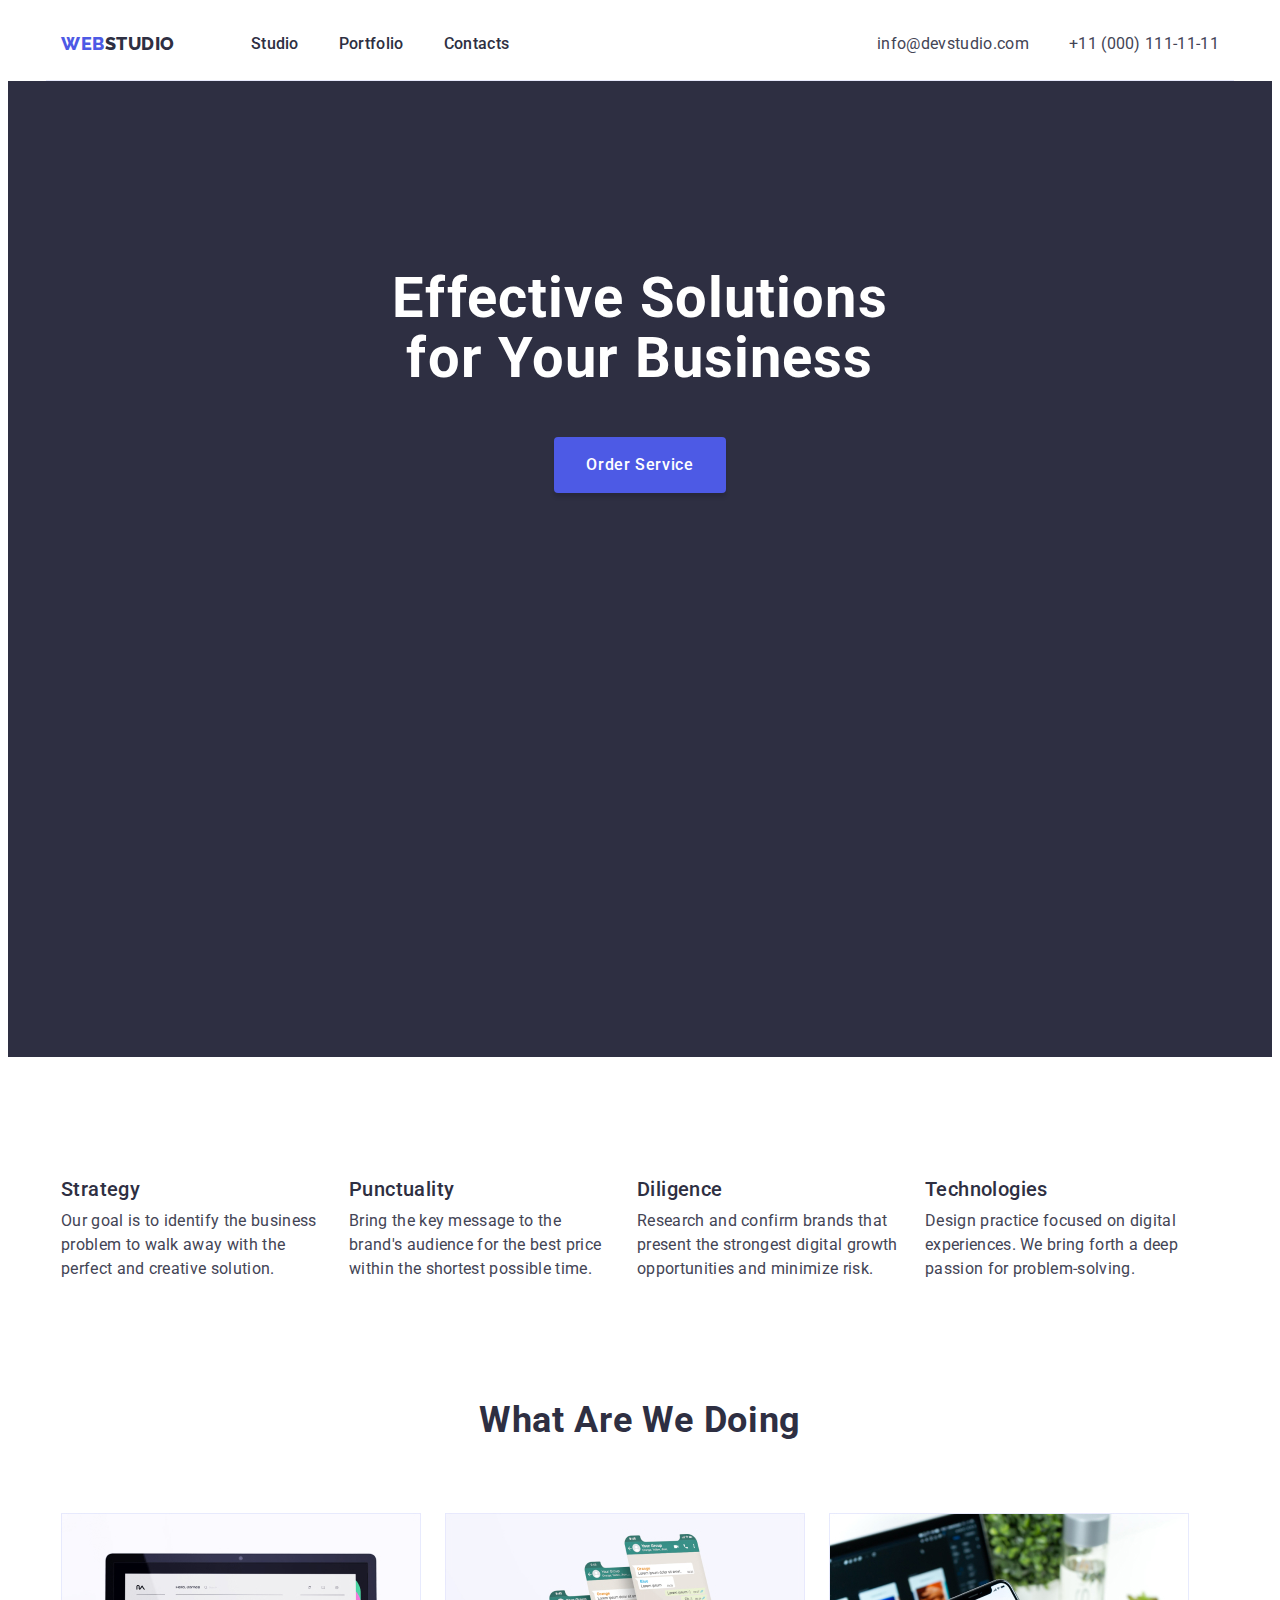
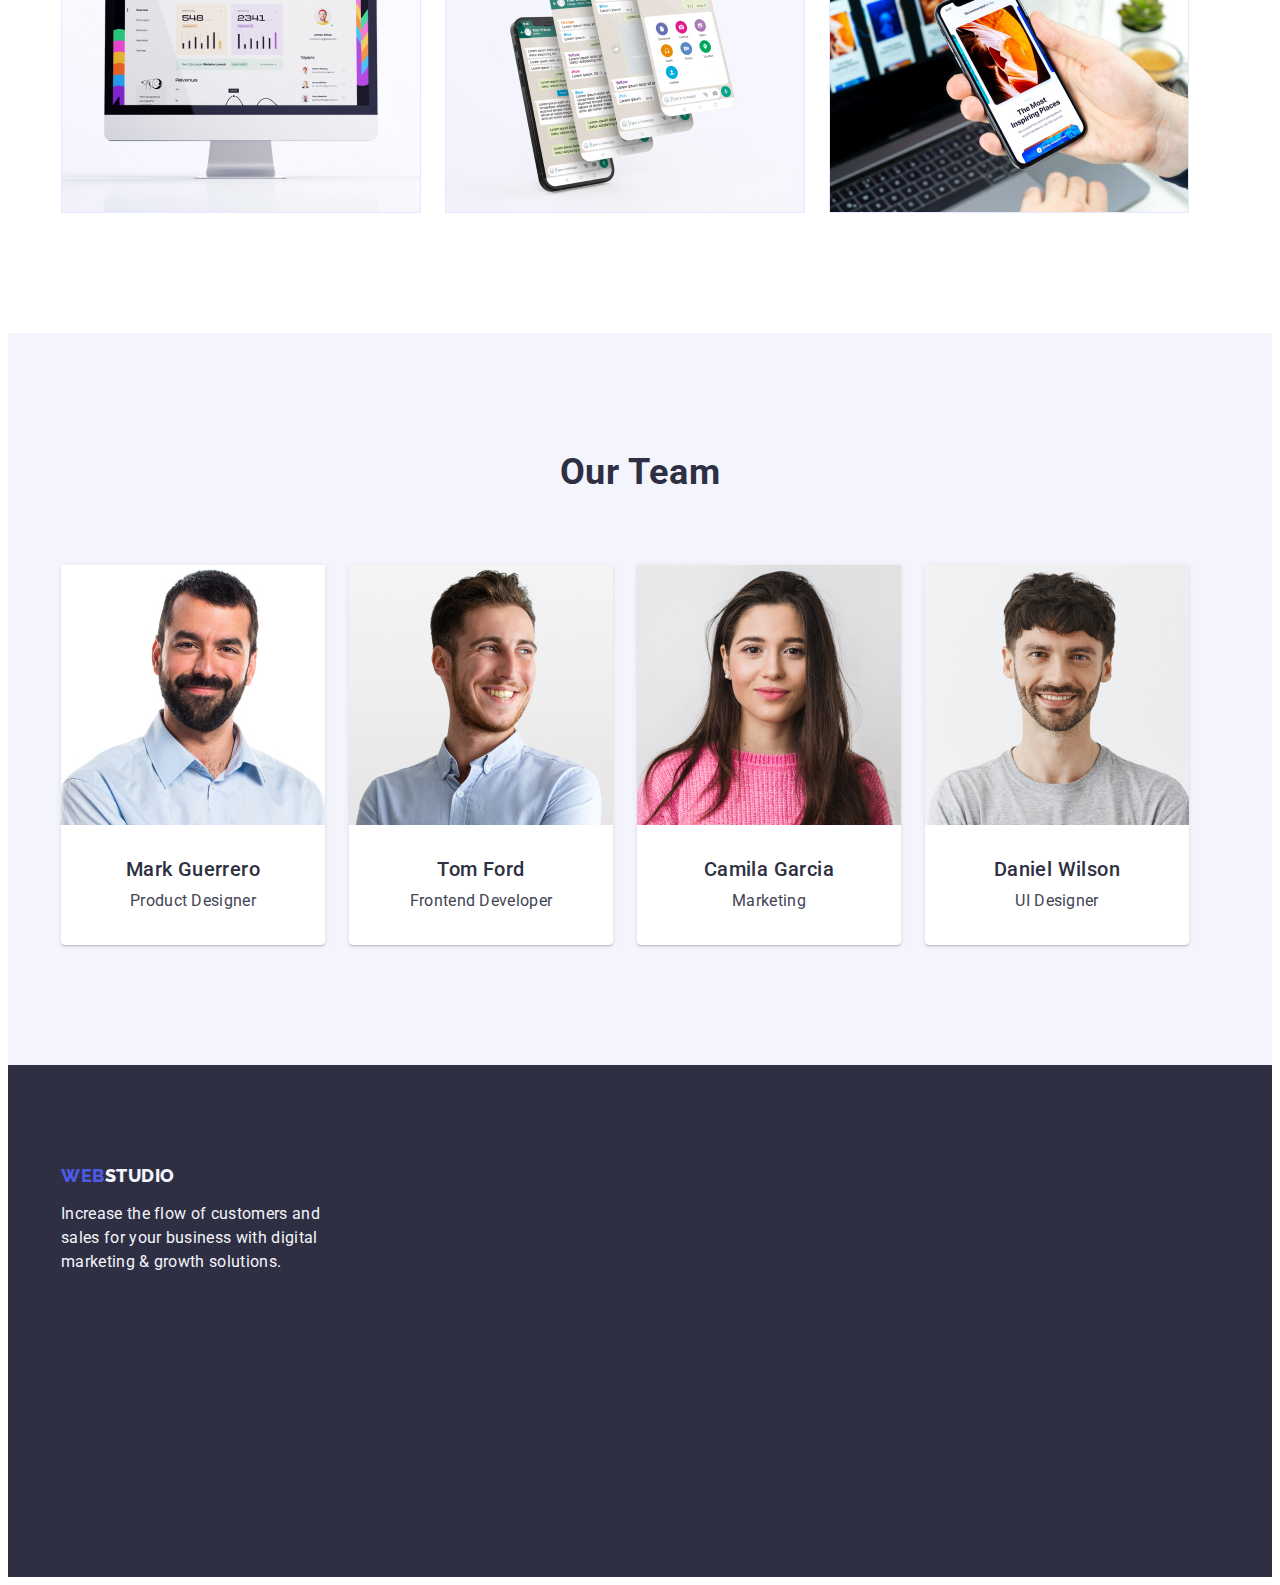
<file: index.html>
<!DOCTYPE html>
<html lang="en">

<head>
  <meta charset="UTF-8" />
  <meta http-equiv="X-UA-Compatible" content="IE=edge" />
  <meta name="viewport" content="width=device-width, initial-scale=1.0" />
  <title>Web Studio</title>
  <link rel="preconnect" href="https://fonts.googleapis.com">
  <link rel="preconnect" href="https://fonts.gstatic.com" crossorigin>
  <link href="https://fonts.googleapis.com/css2?family=Raleway:wght@800&family=Roboto:wght@400;500;700;900&display=swap"
    rel="stylesheet">
  <link rel="stylesheet" href="https://cdnjs.cloudflare.com/ajax/libs/modern-normalize/1.1.0/modern-normalize.min.css"
    integrity="sha512-wpPYUAdjBVSE4KJnH1VR1HeZfpl1ub8YT/NKx4PuQ5NmX2tKuGu6U/JRp5y+Y8XG2tV+wKQpNHVUX03MfMFn9Q=="
    crossorigin="anonymous" referrerpolicy="no-referrer" />
  <link rel="stylesheet" href="./css/styles.css">
</head>

<body>
  <header class="header">
    <!-- Navigation links -->
    <div class="container header-container">
      <nav class="header-navigation">
        <a href="./index.html" class="header-logo-web link">Web<span class="header-logo-studio link">Studio</span></a>
        <ul class="header-list list">
          <li class="header-item"><a class="header-link link" href="./index.html">Studio</a></li>
          <li class="header-item"><a class="header-link link" href="./portfolio.html">Portfolio</a></li>
          <li class="header-item"><a class="header-link link" href="">Contacts</a></li>
        </ul>
      </nav>
      <!-- Navigation contacts -->
      <address class="header-address">
        <ul class="header-address-list list">
          <li><a class="header-address-link link" href="mailto:info@devstudio.com">info@devstudio.com</a></li>
          <li><a class="header-address-link link" href="tel:+110001111111">+11 (000) 111-11-11</a></li>
        </ul>
      </address>
    </div>
  </header>
  <main class="main-subtitles">
    <!-- section 1 hero -->
    <section class="hero">
      <div class="container">
        <h1 class="hero-title">Effective Solutions for Your Business</h1>
        <button class="hero-button" type="button">Order Service</button>
      </div>
    </section>
    <!-- section 2 feature -->
    <section class="feature">
      <div class="container">
        <h2 hidden class="hidden-header">section2 header</h2>
        <ul class="feature-list list">
          <li>
            <h3 class="feature-tytle">Strategy</h3>
            <p class="feature-paragraph">
              Our goal is to identify the business problem to walk away with the
              perfect and creative solution.
            </p>
          </li>
          <li>
            <h3 class="feature-tytle">Punctuality</h3>
            <p class="feature-paragraph">
              Bring the key message to the brand's audience for the best price
              within the shortest possible time.
            </p>
          </li>
          <li>
            <h3 class="feature-tytle">Diligence</h3>
            <p class="feature-paragraph">
              Research and confirm brands that present the strongest digital
              growth opportunities and minimize risk.
            </p>
          </li>
          <li>
            <h3 class="feature-tytle">Technologies</h3>
            <p class="feature-paragraph">
              Design practice focused on digital experiences. We bring forth a
              deep passion for problem-solving.
            </p>
          </li>
        </ul>
      </div>
    </section>
    <!-- section 3 products -->
    <section class="products">
      <div class="container">
        <h2 class="products-text">What are we doing</h2>
        <ul class="products-list list">
          <li>
            <img src="./images/image1.jpg" alt="monitor" width="360" height="300" />
          </li>
          <li>
            <img src="./images/image2.jpg" alt="iphone" width="360" height="300" />
          </li>
          <li>
            <img src="./images/image3.jpg" alt="phoneinhand" width="360" height="300" />
          </li>
        </ul>
      </div>
    </section>
    <!-- section 4 team -->
    <section class="team">
      <div class="container">
        <h2 class="team-tytle">Our Team</h2>
        <ul class="team-list list">
          <li class="team-info">
            <img src="./images/image4.jpg" alt="MarkGuerrero" width="264" height="260" />
            <h3 class="team-name">Mark Guerrero</h3>
            <p class="team-job">Product Designer</p>
          </li>
          <li class="team-info">
            <img src="./images/image5.jpg" alt="TomFord" width="264" height="260" />
            <h3 class="team-name">Tom Ford</h3>
            <p class="team-job">Frontend Developer</p>
          </li>
          <li class="team-info">
            <img src="./images/image6.jpg" alt="CamilaGarcia" width="264" height="260" />
            <h3 class="team-name">Camila Garcia</h3>
            <p class="team-job">Marketing</p>
          </li>
          <li class="team-info">
            <img src="./images/image7.jpg" alt="DanielWilson" width="264" height="260" />
            <h3 class="team-name">Daniel Wilson</h3>
            <p class="team-job">UI Designer</p>
          </li>
        </ul>
      </div>
    </section>
  </main>
  <!-- footer -->
  <footer class="footer">
    <div class="container">
      <a href="./index.html" class="footer-logo-web link">Web<span
          class="footer-logo-studio-white link">Studio</span></a>
      <p class="footer-text">
        Increase the flow of customers and sales for your business with digital
        marketing & growth solutions.
      </p>
    </div>
  </footer>
</body>

</html>
</file>
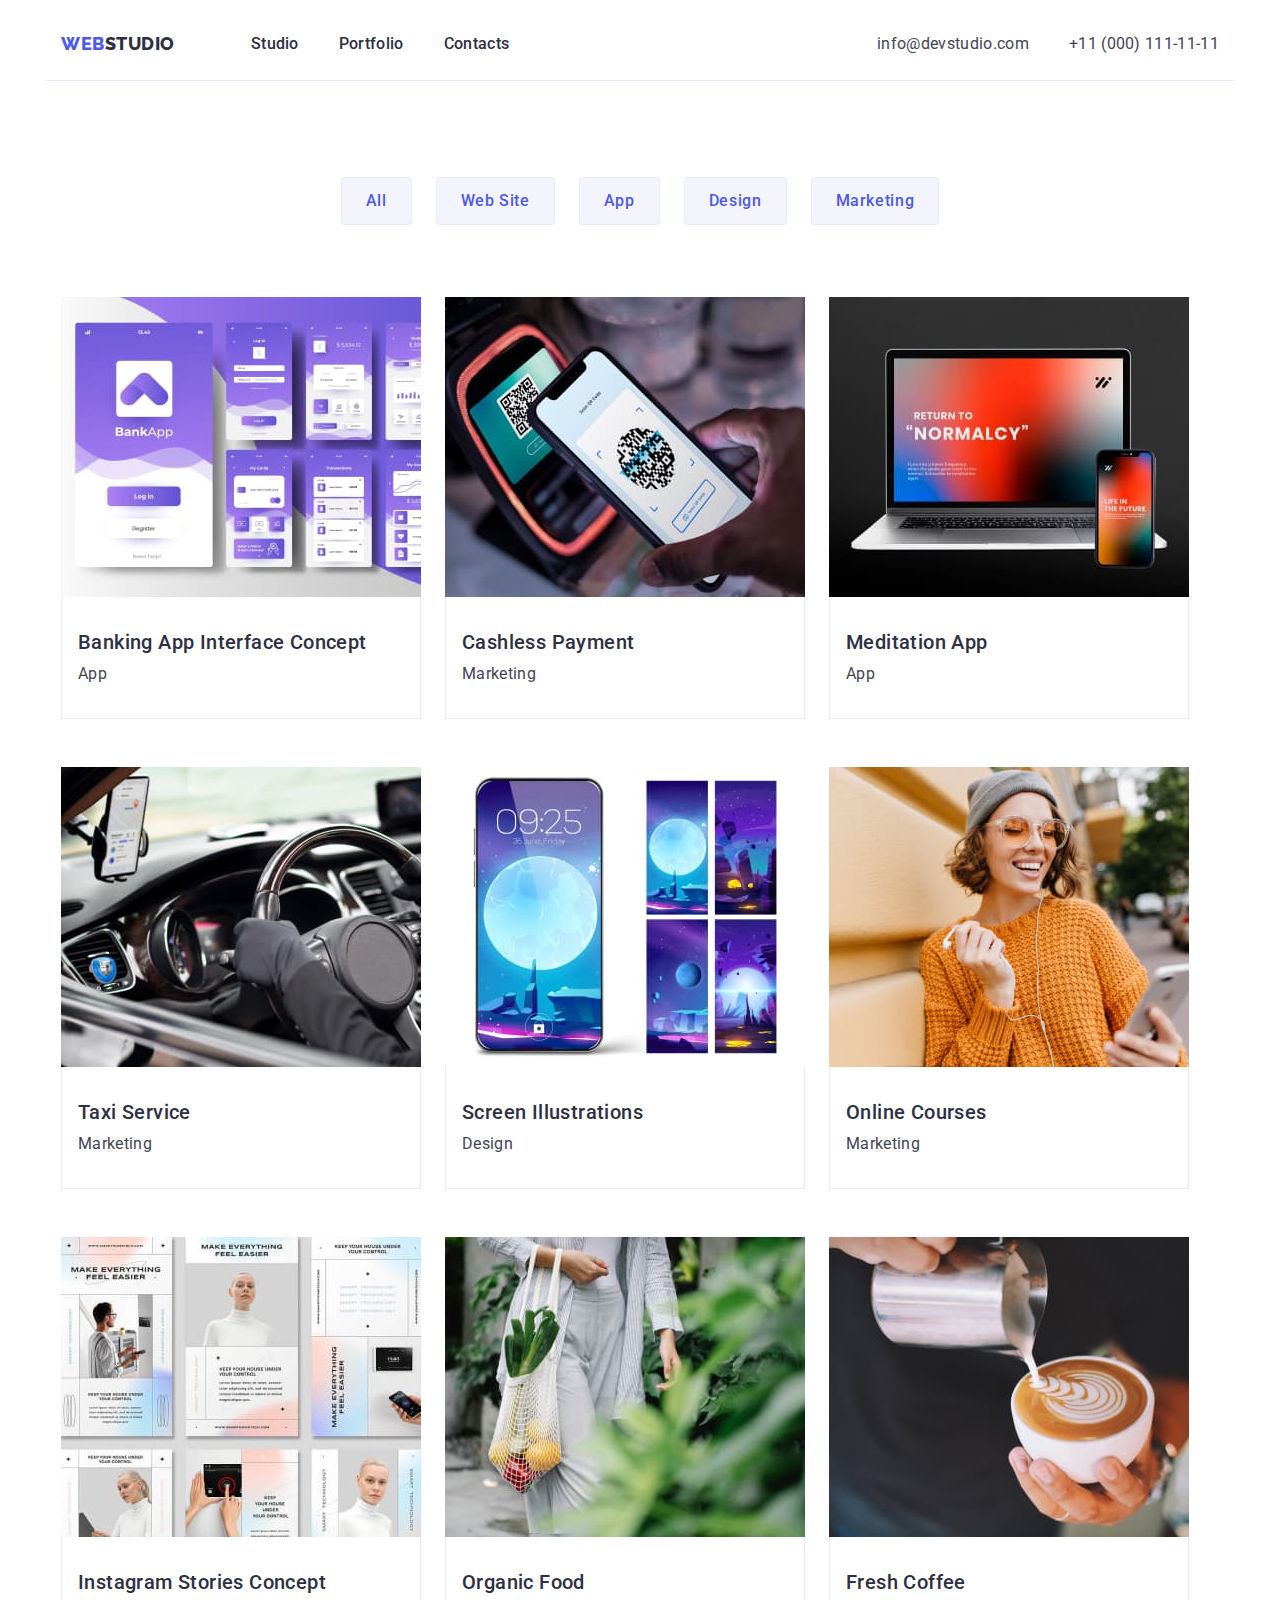
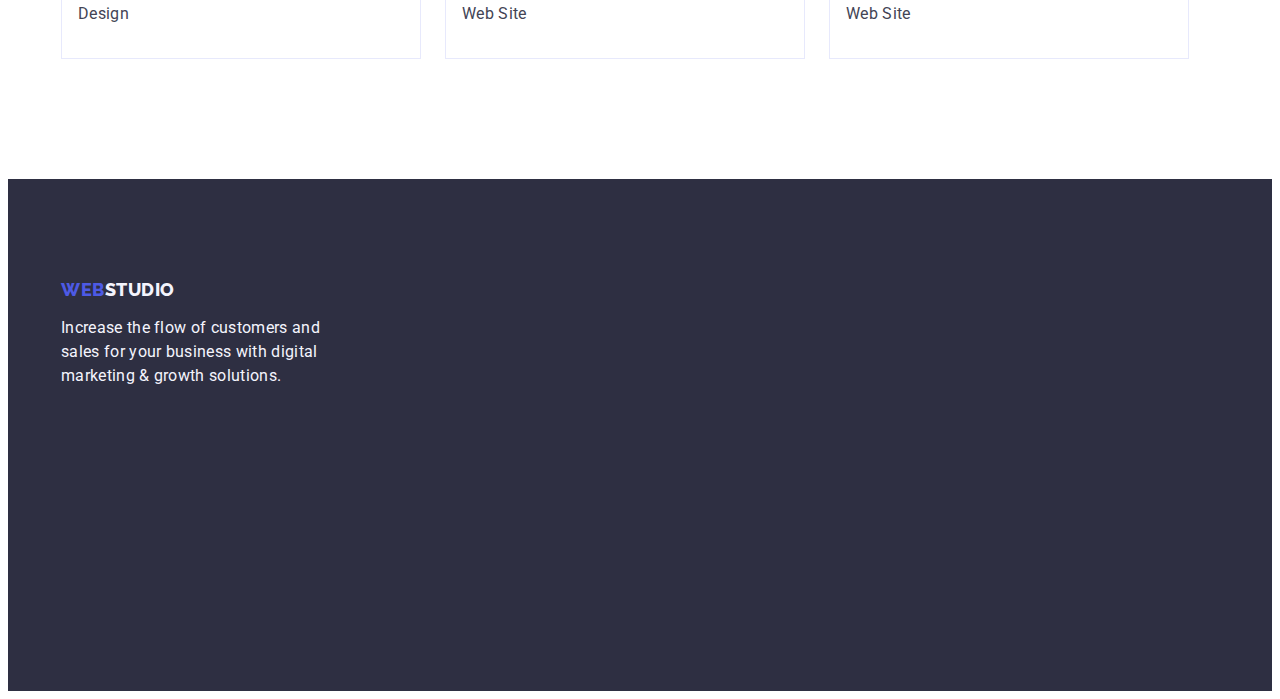
<file: portfolio.html>
<!DOCTYPE html>
<html lang="en">

<head>
  <meta charset="UTF-8" />
  <meta http-equiv="X-UA-Compatible" content="IE=edge" />
  <meta name="viewport" content="width=device-width, initial-scale=1.0" />
  <title>Portfolio</title>
  <link rel="preconnect" href="https://fonts.googleapis.com">
  <link rel="preconnect" href="https://fonts.gstatic.com" crossorigin>
  <link href="https://fonts.googleapis.com/css2?family=Raleway:wght@800&family=Roboto:wght@400;500;700;900&display=swap"
    rel="stylesheet">
  <link rel="stylesheet" href="https://cdnjs.cloudflare.com/ajax/libs/modern-normalize/1.1.0/modern-normalize.min.css"
    integrity="sha512-wpPYUAdjBVSE4KJnH1VR1HeZfpl1ub8YT/NKx4PuQ5NmX2tKuGu6U/JRp5y+Y8XG2tV+wKQpNHVUX03MfMFn9Q=="
    crossorigin="anonymous" referrerpolicy="no-referrer" />
  <link rel="stylesheet" href="./css/styles.css">
</head>

<body>
  <header class="header">
    <!-- Navigation links -->
    <div class="container header-container">
      <nav class="header-navigation">
        <a href="./index.html" class="header-logo-web link">Web<span class="header-logo-studio link">Studio</span></a>
        <ul class="header-list list">
          <li class="header-item"><a class="header-link link" href="./index.html">Studio</a></li>
          <li class="header-item"><a class="header-link link" href="./portfolio.html">Portfolio</a></li>
          <li class="header-item"><a class="header-link link" href="">Contacts</a></li>
        </ul>
      </nav>
      <!-- Navigation contacts -->
      <address class="header-address">
        <ul class="header-address-list list">
          <li><a class="header-address-link link" href="mailto:info@devstudio.com">info@devstudio.com</a></li>
          <li><a class="header-address-link link" href="tel:+110001111111">+11 (000) 111-11-11</a></li>
        </ul>
      </address>
    </div>
  </header>
  <main class="main-portfolio">
    <!-- filters -->
    <section class="filters">
      <div class="container">
        <h1 hidden>filters</h1>
        <ul class="filters-buttons-list list">
          <li><button type="button" class="filters-button">All</button></li>
          <li><button type="button" class="filters-button">Web Site</button></li>
          <li><button type="button" class="filters-button">App</button></li>
          <li><button type="button" class="filters-button">Design</button></li>
          <li><button type="button" class="filters-button">Marketing</button></li>
        </ul>
        <!-- rows project cards -->
        <!-- row 1 -->
        <ul class="cards list">
          <li class="card">
            <a href="" class="link"><img src="./images/image8.jpg" alt="Banking App" />
              <div class="card-border">
                <h2 class="card-tytle">Banking App Interface Concept</h2>
                <p class="card-paragraph">App</p>
              </div>
            </a>
          </li>
          <li class="card">
            <a href="" class="link"><img src="./images/image9.jpg" alt="Cashless Payment" />
              <div class="card-border">
                <h2 class="card-tytle">Cashless Payment</h2>
                <p class="card-paragraph">Marketing</p>
              </div>
            </a>
          </li>
          <li class="card">
            <a href="" class="link"><img src="./images/image10.jpg" alt="Meditation App" />
              <div class="card-border">
                <h2 class="card-tytle">Meditation App</h2>
                <p class="card-paragraph">App</p>
              </div>
            </a>
          </li>
          <!-- row 2 -->
          <li class="card">
            <a href="" class="link"><img src="./images/image11.jpg" alt="Taxi Service" />
              <div class="card-border">
                <h2 class="card-tytle">Taxi Service</h2>
                <p class="card-paragraph">Marketing</p>
              </div>
            </a>
          </li>
          <li class="card">
            <a href="" class="link"><img src="./images/image12.jpg" alt="Screen Illustrations" />
              <div class="card-border">
                <h2 class="card-tytle">Screen Illustrations</h2>
                <p class="card-paragraph">Design</p>
              </div>
            </a>
          </li>
          <li class="card">
            <a href="" class="link"><img src="./images/image13.jpg" alt="Online Courses" />
              <div class="card-border">
                <h2 class="card-tytle">Online Courses</h2>
                <p class="card-paragraph">Marketing</p>
              </div>
            </a>
          </li>
          <!-- row 3 -->
          <li class="card">
            <a href="" class="link"><img src="./images/image14.jpg" alt="Instagram Stories" />
              <div class="card-border">
                <h2 class="card-tytle">Instagram Stories Concept</h2>
                <p class="card-paragraph">Design</p>
              </div>
            </a>
          </li>
          <li class="card">
            <a href="" class="link"><img src="./images/image15.jpg" alt="Organic Food" />
              <div class="card-border">
                <h2 class="card-tytle">Organic Food</h2>
                <p class="card-paragraph">Web Site</p>
              </div>
            </a>
          </li>
          <li class="card">
            <a href="" class="link"><img src="./images/image16.jpg" alt="Fresh Coffee" />
              <div class="card-border">
                <h2 class="card-tytle">Fresh Coffee</h2>
                <p class="card-paragraph">Web Site</p>
              </div>
            </a>
          </li>
        </ul>
      </div>
    </section>
  </main>
  <!-- footer -->
  <footer class="footer">
    <div class="container">
      <a href="./index.html" class="footer-logo-web link">Web<span
          class="footer-logo-studio-white link">Studio</span></a>
      <p class="footer-text">
        Increase the flow of customers and sales for your business with digital
        marketing & growth solutions.
      </p>
    </div>
  </footer>
</body>

</html>
</file>
<file: css/styles.css>
/* _________________PAGE 1 - STUDIO_________________ */

:root {
  --page-background: #ffffff;
  --menu-list: #2e2f42;
  --btn-filters: #f4f4fd;
  --paragraph-filters: #434455;
}

p,
h1,
h2,
h3,
h4,
h5,
h6 {
  margin: 0;
}

ul {
  margin: 0;
  padding-left: 0;
}

body {
  font-family: Roboto, sans-serif;
  color: #434455;
  background-color: var(--page-background);
}

.list {
  list-style: none;
}

.link {
  text-decoration: none;
}

.container {
  width: 1158px;
  padding-left: 15px;
  padding-right: 15px;
  margin: 0 auto;
}
/* _____Navigation links_____ */

.header-container {
  display: flex;
  border-bottom: 1px solid #e7e9fc;
}

.header {
}

.header-navigation {
  display: flex;
  margin-right: auto;
  padding-bottom: 24px;
  padding-top: 24px;
}

.header-logo-web {
  font-family: "Raleway", sans-serif;
  font-weight: 800;
  font-size: 18px;
  line-height: 1.17;
  display: flex;
  align-items: center;
  letter-spacing: 0.03em;
  text-transform: uppercase;
  color: #4d5ae5;
}

.header-logo-studio {
  font-family: "Raleway", sans-serif;
  font-weight: 800;
  font-size: 18px;
  line-height: 1.17;
  display: flex;
  align-items: center;
  letter-spacing: 0.03em;
  text-transform: uppercase;
  color: #2e2f42;
  margin-right: 76px;
}

.header-list {
  display: flex;
  gap: 40px;
}

.header-link {
  font-weight: 500;
  font-size: 16px;
  line-height: 1.5;
  letter-spacing: 0.02em;
  color: var(--menu-list);
}

.header-link:hover {
  color: #404bbf;
}

.header-link:focus {
  color: #404bbf;
}

/* _____Navigation contacts_____ */
.header-address {
  font-style: normal;
  padding-bottom: 24px;
  padding-top: 24px;
}

.header-address-list {
  display: flex;
  gap: 40px;
}

.header-address-link {
  font-size: 16px;
  line-height: 1.5;
  letter-spacing: 0.02em;
  color: var(--paragraph-filters);
}

.header-address-link:hover {
  color: #404bbf;
}

.header-address-link:focus {
  color: #404bbf;
}

/* _____Section 1 hero_____ */
.hero {
  background: #2e2f42;
  padding-top: 188px;
  padding-bottom: 188px;
  text-align: center;
  height: 600px;
}

.hero-title {
  font-size: 56px;
  line-height: 1.07;
  letter-spacing: 0.02em;
  color: #ffffff;
  margin-bottom: 48px;
  width: 496px;
  margin-left: auto;
  margin-right: auto;
}

.hero-button {
  font-family: "Roboto", sans-serif;
  font-weight: 500;
  font-size: 16px;
  letter-spacing: 0.04em;
  color: #ffffff;
  background: #4d5ae5;
  box-shadow: 0px 4px 4px rgba(0, 0, 0, 0.15);
  border-radius: 4px;
  min-width: 169px;
  height: 56px;
  padding: 16px 32px;
  border: none;
}

.hero-button:hover {
  background-color: #404bbf;
}

.hero-button:focus {
  background-color: #404bbf;
}

/* _____Section 2 feature_____ */
.feature {
  padding-top: 120px;
  padding-bottom: 120px;
}

.feature-list {
  display: flex;
  gap: 24px;
  width: 1128px;
}

.feature-tytle {
  font-weight: 500;
  font-size: 20px;
  line-height: 1.2;
  letter-spacing: 0.02em;
  color: #2e2f42;
  flex: none;
  order: 0;
  flex-grow: 0;
  margin-bottom: 8px;
}

.feature-paragraph {
  font-size: 16px;
  line-height: 1.5;
  letter-spacing: 0.02em;
  color: #434455;
  flex: none;
  order: 1;
  flex-grow: 0;
  width: 264px;
}

/* _____Section 3 products_____ */
.products {
  padding-bottom: 120px;
}

.products-text {
  font-size: 36px;
  line-height: 1.11;
  text-align: center;
  letter-spacing: 0.02em;
  text-transform: capitalize;
  color: #2e2f42;
  text-align: center;
}

.products-list {
  display: flex;
  gap: 24px;
  margin-top: 72px;
}

.team {
  background: #f4f4fd;
  padding-top: 120px;
  padding-bottom: 120px;
}

/* _____Section 4 team_____ */
.team-tytle {
  font-size: 36px;
  line-height: 1.11;
  text-align: center;
  letter-spacing: 0.02em;
  text-transform: capitalize;
  color: #2e2f42;
}

.team-list {
  display: flex;
  padding-top: 72px;
  gap: 24px;
}

.team-info {
  background: #ffffff;
  box-shadow: 0px 1px 6px rgba(46, 47, 66, 0.08),
    0px 1px 1px rgba(46, 47, 66, 0.16), 0px 2px 1px rgba(46, 47, 66, 0.08);
  border-radius: 0px 0px 4px 4px;
  display: block;
  max-width: 100%;
  height: auto;
}

.team-name {
  font-weight: 500;
  font-size: 20px;
  line-height: 1.2;
  text-align: center;
  letter-spacing: 0.02em;
  color: #2e2f42;
  padding-top: 32px;
  padding-bottom: 8px;
}

.team-job {
  font-size: 16px;
  line-height: 1.5;
  text-align: center;
  letter-spacing: 0.02em;
  color: #434455;
  padding-bottom: 32px;
}

/* _____footer_____ */
.footer {
  background: #2e2f42;
  padding-top: 100px;
  padding-bottom: 100px;
  height: 312px;
}

.footer-logo-web {
  font-family: "Raleway", sans-serif;
  font-weight: 800;
  font-size: 18px;
  line-height: 1.17;
  display: flex;
  align-items: center;
  letter-spacing: 0.03em;
  text-transform: uppercase;
  color: #4d5ae5;
}

.footer-logo-studio-white {
  font-family: "Raleway", sans-serif;
  font-weight: 800;
  font-size: 18px;
  line-height: 1.17;
  display: flex;
  align-items: center;
  letter-spacing: 0.03em;
  text-transform: uppercase;
  color: #f4f4fd;
}

.footer-text {
  font-size: 16px;
  line-height: 1.5;
  letter-spacing: 0.02em;
  color: #f4f4fd;
  width: 264px;
  margin-top: 16px;
}

/* _________________PAGE 2 - PORTFOLIO_________________ */
/* _____Navigation links (page 1)_____ */
/* _____Navigation contacts (page 1)_____ */
/* _____filters_____ */
.filters {
  text-align: center;
}

.filters-buttons-list {
  display: flex;
  flex-direction: row;
  align-items: flex-start;
  gap: 24px;
  justify-content: center;
  margin-bottom: 72px;
  padding-top: 96px;
}

.filters-button {
  font-family: "Roboto", sans-serif;
  font-weight: 500;
  font-size: 16px;
  line-height: 1.5;
  display: flex;
  align-items: center;
  text-align: center;
  letter-spacing: 0.04em;
  color: #4d5ae5;
  cursor: pointer;
  background-color: var(--btn-filters);
  border-radius: 4px;
  flex: none;
  order: 1;
  flex-grow: 0;
  border: 1px solid #e7e9fc;
  height: 48px;
  padding: 12px 24px;
}

.filters-button:hover {
  color: #ffffff;
  background-color: #404bbf;
}

.filters-button:focus {
  color: #ffffff;
  background-color: #404bbf;
}

/* _____rows project cards_____ */

img {
  display: block;
  width: 100%;
}

.cards {
  display: flex;
  flex-wrap: wrap;
  gap: 48px 24px;
  padding-bottom: 120px;
}

.card-border {
  background: #ffffff;
  border: 1px solid #e7e9fc;
  border-top: 1px solid transparent;
}

.card-tytle {
  font-weight: 500;
  font-size: 20px;
  line-height: 1.2;
  letter-spacing: 0.02em;
  color: var(--menu-list);
  margin-top: 32px;
  padding: 0px 16px 8px;
  display: flex;
  justify-content: flex-start;
}

.card-paragraph {
  font-size: 16px;
  line-height: 1.5;
  letter-spacing: 0.02em;
  color: var(--paragraph-filters);
  padding: 0px 16px 32px;
  display: flex;
  justify-content: flex-start;
}
/* _____footer (page 1)_____ */
</file>
